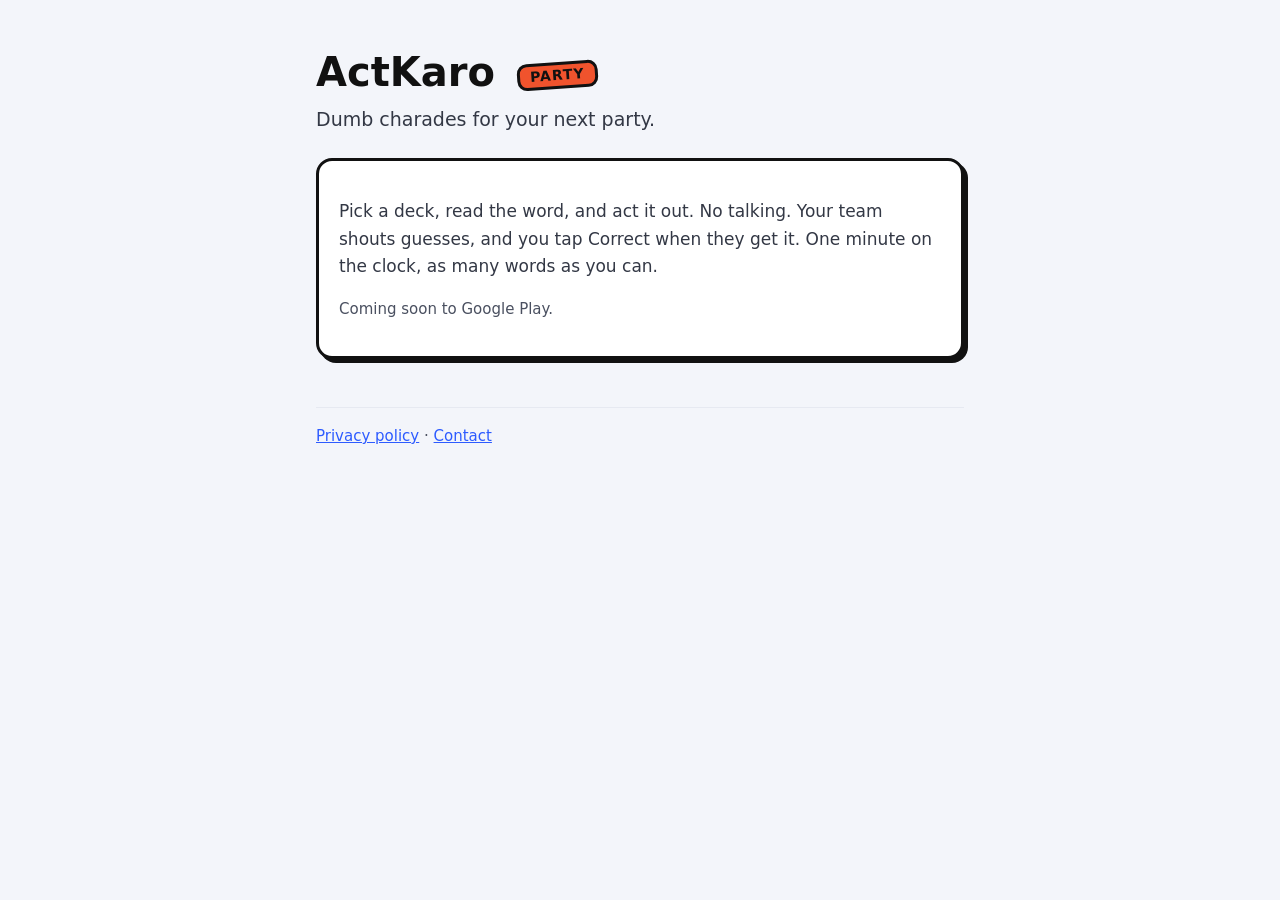
<file: index.html>
<!doctype html>
<html lang="en">
  <head>
    <meta charset="utf-8" />
    <meta name="viewport" content="width=device-width, initial-scale=1" />
    <title>ActKaro: Dumb Charades Game</title>
    <meta name="description" content="ActKaro is a dumb charades game for your next party. Pick a deck, act out the word, no talking." />
    <link rel="stylesheet" href="style.css" />
  </head>
  <body>
    <main>
      <h1>ActKaro <span class="badge">PARTY</span></h1>
      <p class="lead">Dumb charades for your next party.</p>

      <div class="card">
        <p>Pick a deck, read the word, and act it out. No talking. Your team shouts guesses, and you tap Correct when they get it. One minute on the clock, as many words as you can.</p>
        <p class="muted">Coming soon to Google Play.</p>
      </div>

      <footer class="muted">
        <a href="privacy/">Privacy policy</a> ·
        <a href="https://github.com/SibilSoren/actkaro-site/issues">Contact</a>
      </footer>
    </main>
  </body>
</html>
</file>
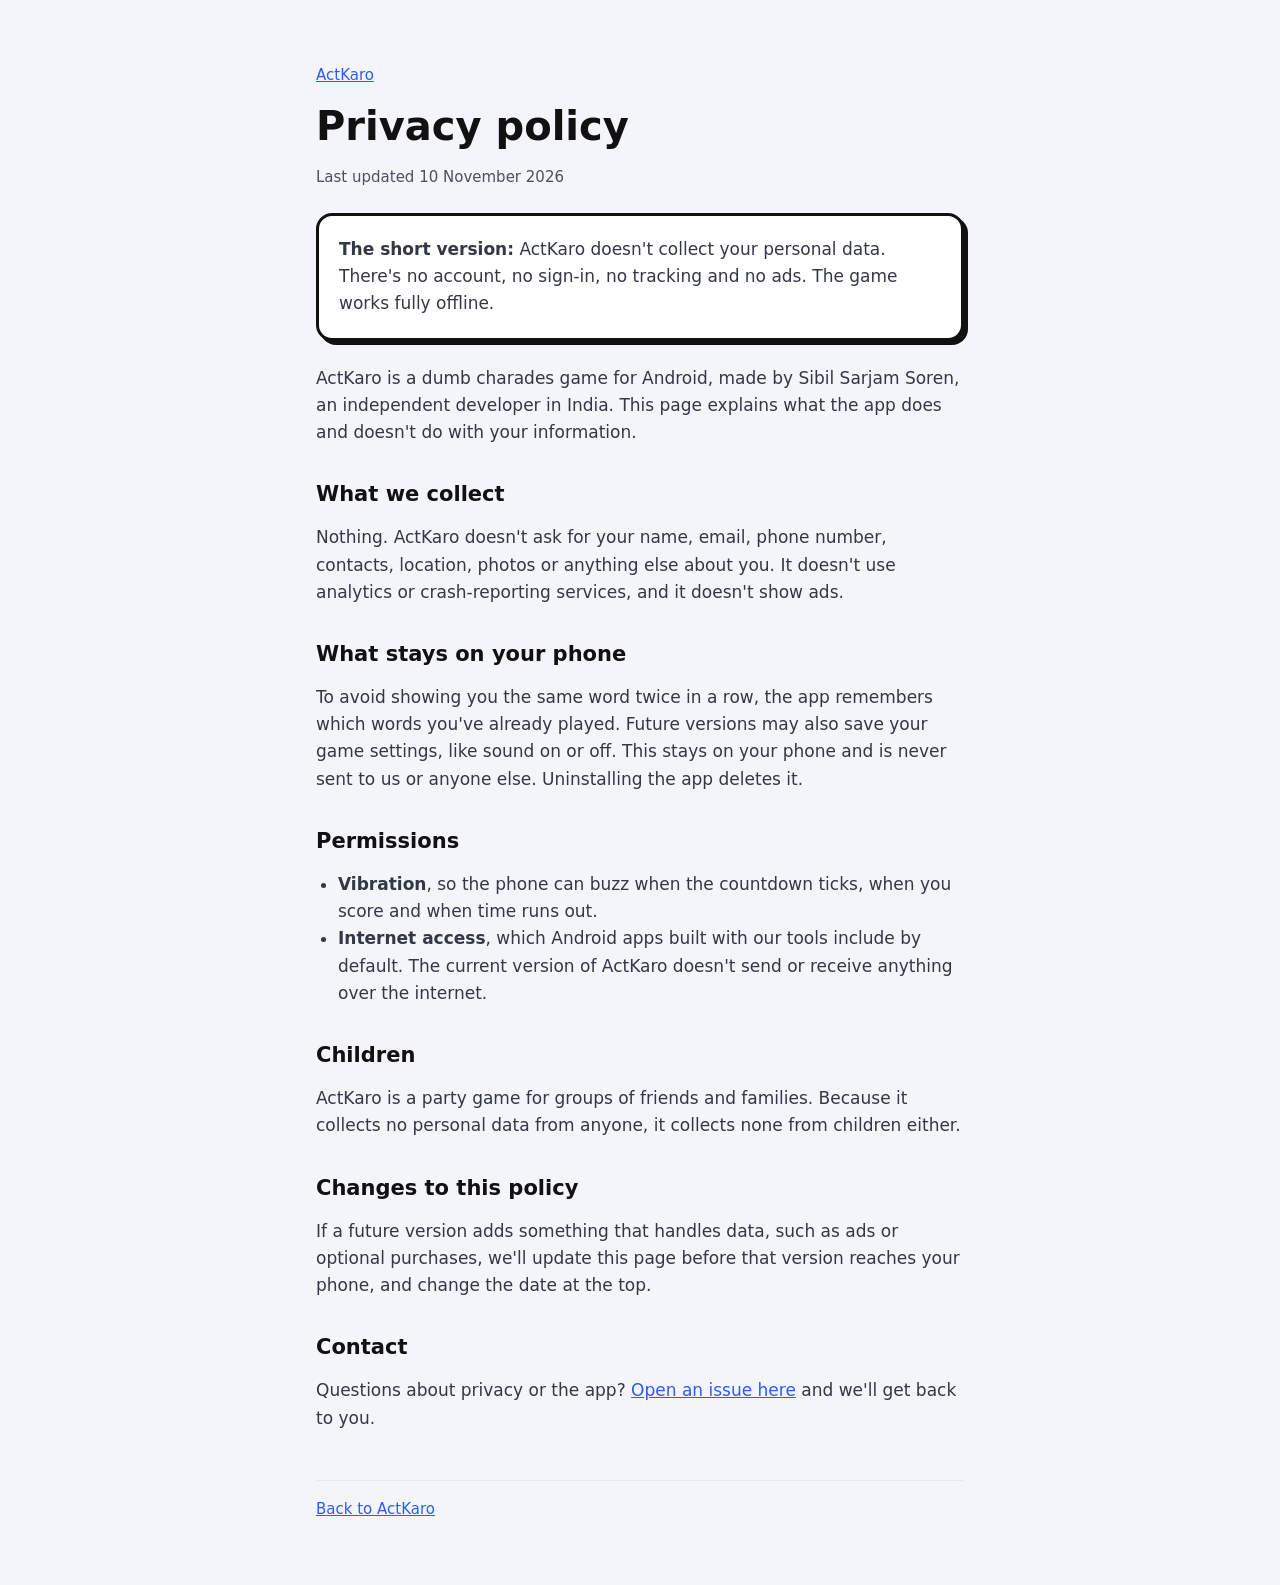
<file: privacy/index.html>
<!doctype html>
<html lang="en">
  <head>
    <meta charset="utf-8" />
    <meta name="viewport" content="width=device-width, initial-scale=1" />
    <title>ActKaro Privacy Policy</title>
    <meta name="description" content="How ActKaro handles your data. Short version: it doesn't collect any." />
    <link rel="stylesheet" href="../style.css" />
  </head>
  <body>
    <main>
      <p class="muted"><a href="../">ActKaro</a></p>
      <h1>Privacy policy</h1>
      <p class="muted">Last updated 10 November 2026</p>

      <div class="card">
        <strong>The short version:</strong> ActKaro doesn't collect your personal data. There's no account, no sign-in, no tracking and no ads. The game works fully offline.
      </div>

      <p>ActKaro is a dumb charades game for Android, made by Sibil Sarjam Soren, an independent developer in India. This page explains what the app does and doesn't do with your information.</p>

      <h2>What we collect</h2>
      <p>Nothing. ActKaro doesn't ask for your name, email, phone number, contacts, location, photos or anything else about you. It doesn't use analytics or crash-reporting services, and it doesn't show ads.</p>

      <h2>What stays on your phone</h2>
      <p>To avoid showing you the same word twice in a row, the app remembers which words you've already played. Future versions may also save your game settings, like sound on or off. This stays on your phone and is never sent to us or anyone else. Uninstalling the app deletes it.</p>

      <h2>Permissions</h2>
      <ul>
        <li><strong>Vibration</strong>, so the phone can buzz when the countdown ticks, when you score and when time runs out.</li>
        <li><strong>Internet access</strong>, which Android apps built with our tools include by default. The current version of ActKaro doesn't send or receive anything over the internet.</li>
      </ul>

      <h2>Children</h2>
      <p>ActKaro is a party game for groups of friends and families. Because it collects no personal data from anyone, it collects none from children either.</p>

      <h2>Changes to this policy</h2>
      <p>If a future version adds something that handles data, such as ads or optional purchases, we'll update this page before that version reaches your phone, and change the date at the top.</p>

      <h2>Contact</h2>
      <p>Questions about privacy or the app? <a href="https://github.com/SibilSoren/actkaro-site/issues">Open an issue here</a> and we'll get back to you.</p>

      <footer class="muted"><a href="../">Back to ActKaro</a></footer>
    </main>
  </body>
</html>
</file>
<file: style.css>
:root {
  --ground: #f3f5fa;
  --card: #ffffff;
  --ink: #111111;
  --ink-soft: #333845;
  --muted: #4a5060;
  --line: #e6e9f1;
  --tomato: #f0532d;
  --link: #2d5bff;
}

@media (prefers-color-scheme: dark) {
  :root {
    --ground: #15171c;
    --card: #1f2229;
    --ink: #f3f5fa;
    --ink-soft: #d5d9e3;
    --muted: #a3a9b8;
    --line: #2e323c;
    --link: #8aa6ff;
  }
}

* {
  box-sizing: border-box;
}

body {
  margin: 0;
  background: var(--ground);
  color: var(--ink-soft);
  font: 17px/1.6 system-ui, -apple-system, "Segoe UI", Roboto, sans-serif;
}

main {
  max-width: 680px;
  margin: 0 auto;
  padding: 48px 16px 64px;
}

h1,
h2 {
  color: var(--ink);
  line-height: 1.2;
}

h1 {
  font-size: 40px;
  font-weight: 800;
  margin: 0 0 8px;
}

h2 {
  font-size: 21px;
  margin: 36px 0 8px;
}

.badge {
  display: inline-block;
  margin-left: 8px;
  padding: 2px 10px;
  border: 3px solid var(--ink);
  border-radius: 10px;
  background: var(--tomato);
  color: #111111;
  font-size: 14px;
  font-weight: 800;
  letter-spacing: 1px;
  vertical-align: middle;
  transform: rotate(-4deg);
}

.lead {
  font-size: 19px;
  margin: 0 0 24px;
}

.card {
  background: var(--card);
  border: 3px solid var(--ink);
  border-radius: 16px;
  box-shadow: 4px 4px 0 var(--ink);
  padding: 20px;
  margin: 24px 0;
}

.muted {
  color: var(--muted);
  font-size: 15px;
}

a {
  color: var(--link);
}

ul {
  padding-left: 22px;
}

footer {
  margin-top: 48px;
  padding-top: 16px;
  border-top: 1px solid var(--line);
}
</file>
